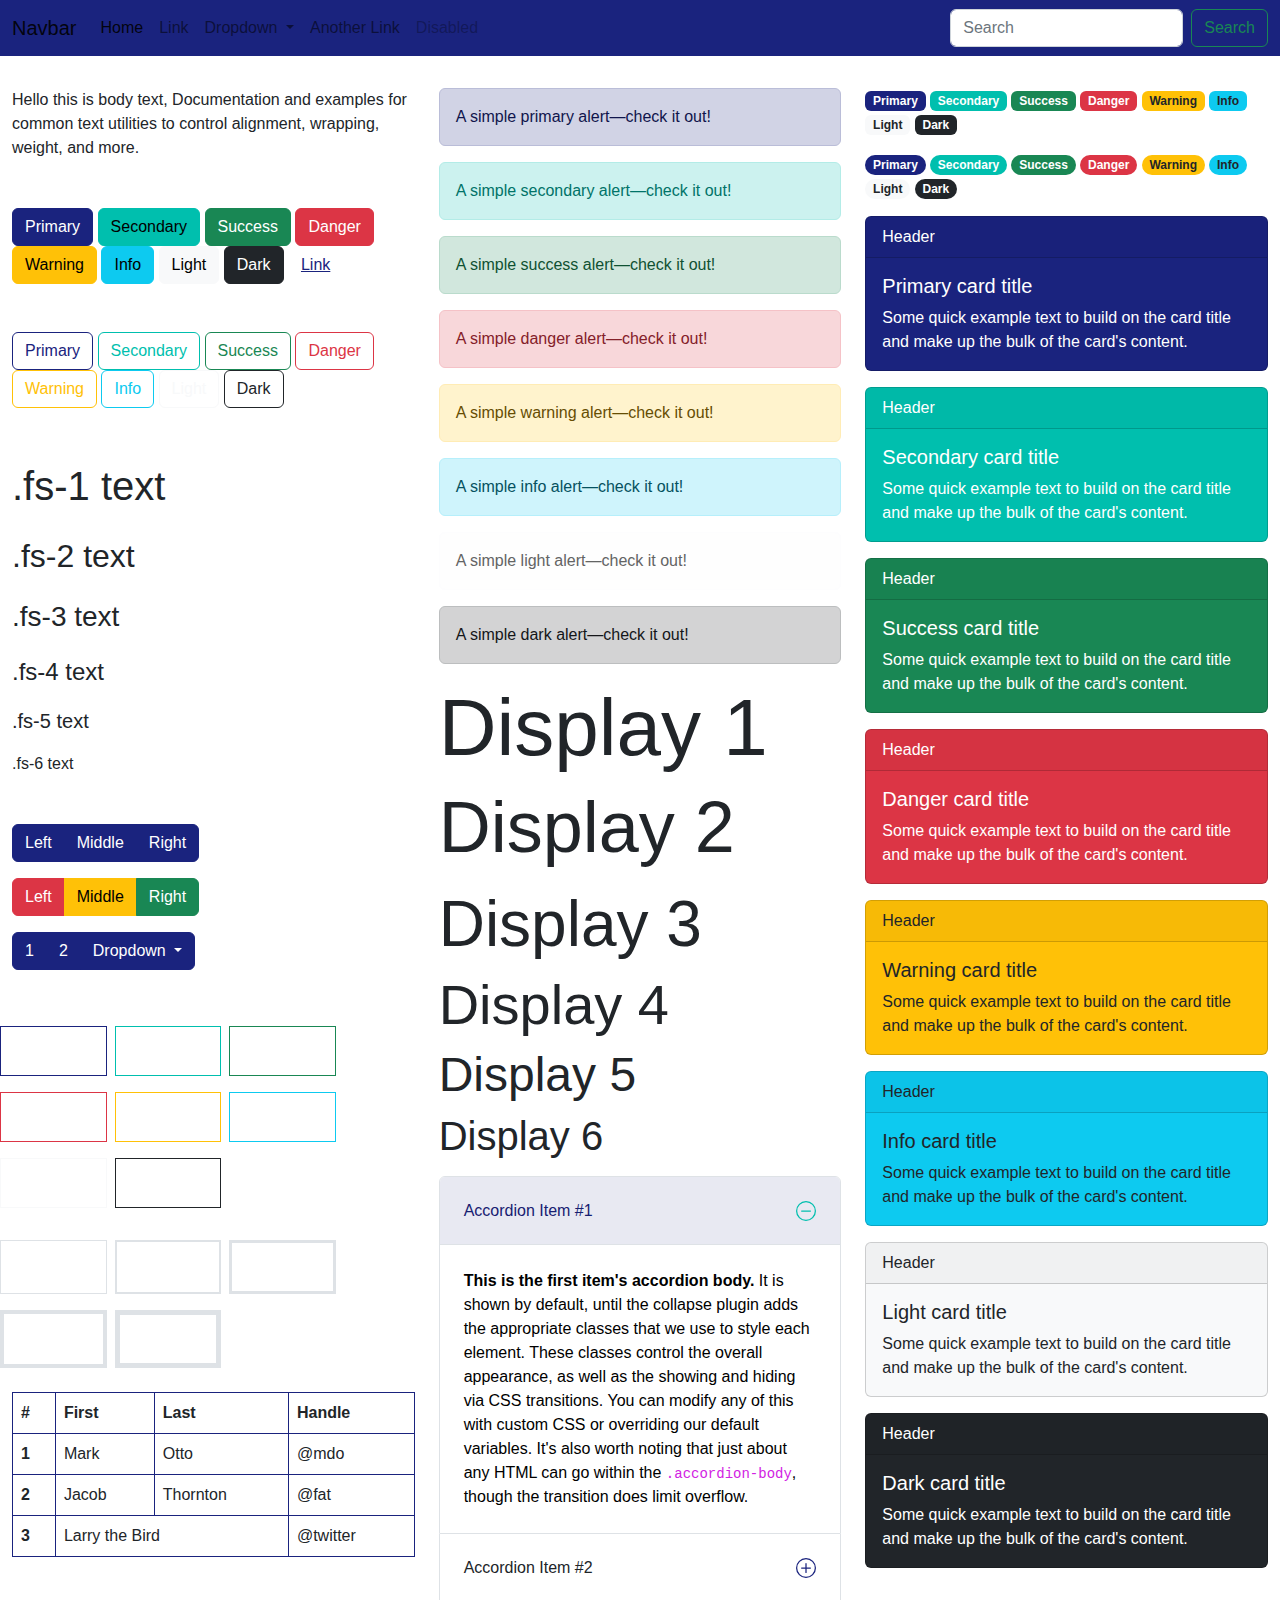
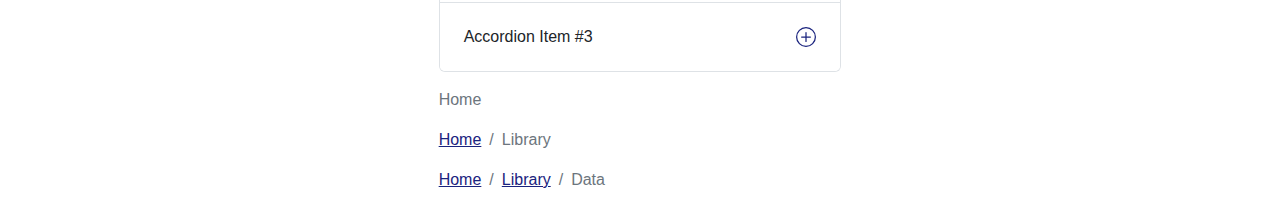
<file: theming-kit.html>
<!DOCTYPE html>
<html lang="en">
<head>
    <meta charset="UTF-8">
    <meta name="viewport" content="width=device-width, initial-scale=1">
    <title>Bootstrap v5 Themekit</title>
    <link rel="stylesheet" href="assets/css/style.css">
  
</head>
<body>
    <nav class="navbar navbar-expand-lg navbar-light bg-primary">
        <div class="container-fluid">
          <a class="navbar-brand" href="#">Navbar</a>
          <button class="navbar-toggler" type="button" data-bs-toggle="collapse" data-bs-target="#navbarSupportedContent" aria-controls="navbarSupportedContent" aria-expanded="false" aria-label="Toggle navigation">
            <span class="navbar-toggler-icon"></span>
          </button>
          <div class="collapse navbar-collapse" id="navbarSupportedContent">
            <ul class="navbar-nav me-auto mb-2 mb-lg-0">
              <li class="nav-item">
                <a class="nav-link active" aria-current="page" href="#">Home</a>
              </li>
              <li class="nav-item">
                <a class="nav-link" href="#">Link</a>
              </li>
              <li class="nav-item dropdown">
                <a class="nav-link dropdown-toggle" href="#" id="navbarDropdown" role="button" data-bs-toggle="dropdown" aria-expanded="false">
                  Dropdown
                </a>
                <ul class="dropdown-menu" aria-labelledby="navbarDropdown">
                  <li><a class="dropdown-item" href="#">Action</a></li>
                  <li><a class="dropdown-item" href="#">Another action</a></li>
                  <li><hr class="dropdown-divider"></li>
                  <li><a class="dropdown-item" href="#">Something else here</a></li>
                </ul>
              </li>
              <li class="nav-item">
                <a class="nav-link" href="#" tabindex="-1" aria-disabled="true">Another Link</a>
              </li>  
              <li class="nav-item">
                <a class="nav-link disabled" href="#" tabindex="-1" aria-disabled="true">Disabled</a>
              </li>
            </ul>
            <form class="d-flex">
              <input class="form-control me-2" type="search" placeholder="Search" aria-label="Search">
              <button class="btn btn-outline-success" type="submit">Search</button>
            </form>
          </div>
        </div>
      </nav>
    <div class="container-xxl">
        <div class="row mt-3">
            <div class="col-lg-4 col-md-6">
               <div class="mt-3 mb-3">
                <p>Hello this is body text, Documentation and examples for common text utilities to control 
                    alignment, wrapping, weight, and more.</p>
               </div>

                <div class="mt-5 mb-5">
                    <button type="button" class="btn btn-primary">Primary</button>
                    <button type="button" class="btn btn-secondary">Secondary</button>
                    <button type="button" class="btn btn-success">Success</button>
                    <button type="button" class="btn btn-danger">Danger</button>
                    <button type="button" class="btn btn-warning">Warning</button>
                    <button type="button" class="btn btn-info">Info</button>
                    <button type="button" class="btn btn-light">Light</button>
                    <button type="button" class="btn btn-dark">Dark</button>
                    <button type="button" class="btn btn-link">Link</button>
                </div>
                <div class="mt-5 mb-5">
                    <button type="button" class="btn btn-outline-primary">Primary</button>
                    <button type="button" class="btn btn-outline-secondary">Secondary</button>
                    <button type="button" class="btn btn-outline-success">Success</button>
                    <button type="button" class="btn btn-outline-danger">Danger</button>
                    <button type="button" class="btn btn-outline-warning">Warning</button>
                    <button type="button" class="btn btn-outline-info">Info</button>
                    <button type="button" class="btn btn-outline-light">Light</button>
                    <button type="button" class="btn btn-outline-dark">Dark</button>
                </div>
                <div class="mt-3 mb-3">
                  <p class="fs-1">.fs-1 text</p>
                  <p class="fs-2">.fs-2 text</p>
                  <p class="fs-3">.fs-3 text</p>
                  <p class="fs-4">.fs-4 text</p>
                  <p class="fs-5">.fs-5 text</p>
                  <p class="fs-6">.fs-6 text</p>
                </div>
                <div class="mt-5 mb-3">
                    <div class="btn-group" role="group" aria-label="Basic example">
                        <button type="button" class="btn btn-primary">Left</button>
                        <button type="button" class="btn btn-primary">Middle</button>
                        <button type="button" class="btn btn-primary">Right</button>
                      </div>
                </div>
                <div class="mt-3 mb-3">
                    <div class="btn-group" role="group" aria-label="Basic mixed styles example">
                        <button type="button" class="btn btn-danger">Left</button>
                        <button type="button" class="btn btn-warning">Middle</button>
                        <button type="button" class="btn btn-success">Right</button>
                      </div>
                </div>
                <div class="mt-3 mb-3">
                  <div class="btn-group" role="group" aria-label="Button group with nested dropdown">
                    <button type="button" class="btn btn-primary">1</button>
                    <button type="button" class="btn btn-primary">2</button>
                  
                    <div class="btn-group" role="group">
                      <button id="btnGroupDrop1" type="button" class="btn btn-primary dropdown-toggle" data-bs-toggle="dropdown" aria-expanded="false">
                        Dropdown
                      </button>
                      <ul class="dropdown-menu" aria-labelledby="btnGroupDrop1">
                        <li><a class="dropdown-item" href="#">Dropdown link</a></li>
                        <li><a class="dropdown-item" href="#">Dropdown link</a></li>
                      </ul>
                    </div>
                  </div>
                  <div class="row mt-5 mb-3">
                    <div class="col-3 p-4 border border-primary me-2 my-2"></div>
                    <div class="col-3 p-4 border border-secondary me-2 my-2"></div>
                    <div class="col-3 p-4 border border-success me-2 my-2"></div>
                    <div class="col-3 p-4 border border-danger me-2 my-2"></div>
                    <div class="col-3 p-4 border border-warning me-2 my-2"></div>
                    <div class="col-3 p-4 border border-info me-2 my-2"></div>
                    <div class="col-3 p-4 border border-light me-2 my-2"></div>
                    <div class="col-3 p-4 border border-dark me-2 my-2"></div>
                    <div class="col-3 p-4 border border-white me-2 my-2"></div>
                  </div>
                  <div class="row mt-3 mb-3 d-flex d-block">
                    <div class="col-3 p-4 border border-1 me-2 my-2"></div>
                    <div class="col-3 p-4 border border-2 me-2 my-2"></div>
                    <div class="col-3 p-4 border border-3 me-2 my-2"></div>
                    <div class="col-3 p-4 border border-4 me-2 my-2"></div>
                    <div class="col-3 p-4 border border-5 me-2 my-2"></div>
                  </div>
                 
                  <div class="mt-3 mb-3">
                    <table class="table table-bordered border-primary">
                      <thead>
                        <tr>
                          <th scope="col">#</th>
                          <th scope="col">First</th>
                          <th scope="col">Last</th>
                          <th scope="col">Handle</th>
                        </tr>
                      </thead>
                      <tbody>
                        <tr>
                          <th scope="row">1</th>
                          <td>Mark</td>
                          <td>Otto</td>
                          <td>@mdo</td>
                        </tr>
                        <tr>
                          <th scope="row">2</th>
                          <td>Jacob</td>
                          <td>Thornton</td>
                          <td>@fat</td>
                        </tr>
                        <tr>
                          <th scope="row">3</th>
                          <td colspan="2">Larry the Bird</td>
                          <td>@twitter</td>
                        </tr>
                      </tbody>
                    </table>
                  </div>
                </div>
              </div>
       
        <div class="col-lg-4 col-md-6">
            <div class="mt-3 mb-3">
                <div class="alert alert-primary" role="alert">
                    A simple primary alert—check it out!
                  </div>
                  <div class="alert alert-secondary" role="alert">
                    A simple secondary alert—check it out!
                  </div>
                  <div class="alert alert-success" role="alert">
                    A simple success alert—check it out!
                  </div>
                  <div class="alert alert-danger" role="alert">
                    A simple danger alert—check it out!
                  </div>
                  <div class="alert alert-warning" role="alert">
                    A simple warning alert—check it out!
                  </div>
                  <div class="alert alert-info" role="alert">
                    A simple info alert—check it out!
                  </div>
                  <div class="alert alert-light" role="alert">
                    A simple light alert—check it out!
                  </div>
                  <div class="alert alert-dark" role="alert">
                    A simple dark alert—check it out!
                  </div>
            </div>
            <div class="mt-3 mb-3">
                <h1 class="display-1">Display 1</h1>
                <h1 class="display-2">Display 2</h1>
                <h1 class="display-3">Display 3</h1>
                <h1 class="display-4">Display 4</h1>
                <h1 class="display-5">Display 5</h1>
                <h1 class="display-6">Display 6</h1>
            </div>
            <div class="mt-3 mb-3">
              <div class="accordion" id="accordionPanelsStayOpenExample">
                <div class="accordion-item">
                  <h2 class="accordion-header" id="panelsStayOpen-headingOne">
                    <button class="accordion-button" type="button" data-bs-toggle="collapse" data-bs-target="#panelsStayOpen-collapseOne" aria-expanded="true" aria-controls="panelsStayOpen-collapseOne">
                      Accordion Item #1
                    </button>
                  </h2>
                  <div id="panelsStayOpen-collapseOne" class="accordion-collapse collapse show" aria-labelledby="panelsStayOpen-headingOne">
                    <div class="accordion-body">
                      <strong>This is the first item's accordion body.</strong> It is shown by default, until the collapse plugin adds the appropriate classes that we use to style each element. These classes control the overall appearance, as well as the showing and hiding via CSS transitions. You can modify any of this with custom CSS or overriding our default variables. It's also worth noting that just about any HTML can go within the <code>.accordion-body</code>, though the transition does limit overflow.
                    </div>
                  </div>
                </div>
                <div class="accordion-item">
                  <h2 class="accordion-header" id="panelsStayOpen-headingTwo">
                    <button class="accordion-button collapsed" type="button" data-bs-toggle="collapse" data-bs-target="#panelsStayOpen-collapseTwo" aria-expanded="false" aria-controls="panelsStayOpen-collapseTwo">
                      Accordion Item #2
                    </button>
                  </h2>
                  <div id="panelsStayOpen-collapseTwo" class="accordion-collapse collapse" aria-labelledby="panelsStayOpen-headingTwo">
                    <div class="accordion-body">
                      <strong>This is the second item's accordion body.</strong> It is hidden by default, until the collapse plugin adds the appropriate classes that we use to style each element. These classes control the overall appearance, as well as the showing and hiding via CSS transitions. You can modify any of this with custom CSS or overriding our default variables. It's also worth noting that just about any HTML can go within the <code>.accordion-body</code>, though the transition does limit overflow.
                    </div>
                  </div>
                </div>
                <div class="accordion-item">
                  <h2 class="accordion-header" id="panelsStayOpen-headingThree">
                    <button class="accordion-button collapsed" type="button" data-bs-toggle="collapse" data-bs-target="#panelsStayOpen-collapseThree" aria-expanded="false" aria-controls="panelsStayOpen-collapseThree">
                      Accordion Item #3
                    </button>
                  </h2>
                  <div id="panelsStayOpen-collapseThree" class="accordion-collapse collapse" aria-labelledby="panelsStayOpen-headingThree">
                    <div class="accordion-body">
                      <strong>This is the third item's accordion body.</strong> It is hidden by default, until the collapse plugin adds the appropriate classes that we use to style each element. These classes control the overall appearance, as well as the showing and hiding via CSS transitions. You can modify any of this with custom CSS or overriding our default variables. It's also worth noting that just about any HTML can go within the <code>.accordion-body</code>, though the transition does limit overflow.
                    </div>
                  </div>
                </div>
              </div>
          </div>
          <div class="mt-3 mb-3">
            <nav aria-label="breadcrumb">
              <ol class="breadcrumb">
                <li class="breadcrumb-item active" aria-current="page">Home</li>
              </ol>
            </nav>
            
            <nav aria-label="breadcrumb">
              <ol class="breadcrumb">
                <li class="breadcrumb-item"><a href="#">Home</a></li>
                <li class="breadcrumb-item active" aria-current="page">Library</li>
              </ol>
            </nav>
            
            <nav aria-label="breadcrumb">
              <ol class="breadcrumb">
                <li class="breadcrumb-item"><a href="#">Home</a></li>
                <li class="breadcrumb-item"><a href="#">Library</a></li>
                <li class="breadcrumb-item active" aria-current="page">Data</li>
              </ol>
            </nav>
          </div>
        </div>
        
        <div class="col-lg-4 col-md-6">
            <div class="mt-3 mb-3">
                <span class="badge bg-primary">Primary</span>
                <span class="badge bg-secondary">Secondary</span>
                <span class="badge bg-success">Success</span>
                <span class="badge bg-danger">Danger</span>
                <span class="badge bg-warning text-dark">Warning</span>
                <span class="badge bg-info text-dark">Info</span>
                <span class="badge bg-light text-dark">Light</span>
                <span class="badge bg-dark">Dark</span>
            </div>
            <div class="mt-3 mb-3">
              <span class="badge rounded-pill bg-primary">Primary</span>
              <span class="badge rounded-pill bg-secondary">Secondary</span>
              <span class="badge rounded-pill bg-success">Success</span>
              <span class="badge rounded-pill bg-danger">Danger</span>
              <span class="badge rounded-pill bg-warning text-dark">Warning</span>
              <span class="badge rounded-pill bg-info text-dark">Info</span>
              <span class="badge rounded-pill bg-light text-dark">Light</span>
              <span class="badge rounded-pill bg-dark">Dark</span>
            </div>
            
            <div class="mt-3 mb-3">
                <div class="card text-white bg-primary mb-3">
                    <div class="card-header">Header</div>
                    <div class="card-body">
                      <h5 class="card-title">Primary card title</h5>
                      <p class="card-text">Some quick example text to build on the card title and make up the bulk of the card's content.</p>
                    </div>
                  </div>
                  <div class="card text-white bg-secondary mb-3">
                    <div class="card-header">Header</div>
                    <div class="card-body">
                      <h5 class="card-title">Secondary card title</h5>
                      <p class="card-text">Some quick example text to build on the card title and make up the bulk of the card's content.</p>
                    </div>
                  </div>
                  <div class="card text-white bg-success mb-3">
                    <div class="card-header">Header</div>
                    <div class="card-body">
                      <h5 class="card-title">Success card title</h5>
                      <p class="card-text">Some quick example text to build on the card title and make up the bulk of the card's content.</p>
                    </div>
                  </div>
                  <div class="card text-white bg-danger mb-3">
                    <div class="card-header">Header</div>
                    <div class="card-body">
                      <h5 class="card-title">Danger card title</h5>
                      <p class="card-text">Some quick example text to build on the card title and make up the bulk of the card's content.</p>
                    </div>
                  </div>
                  <div class="card text-dark bg-warning mb-3">
                    <div class="card-header">Header</div>
                    <div class="card-body">
                      <h5 class="card-title">Warning card title</h5>
                      <p class="card-text">Some quick example text to build on the card title and make up the bulk of the card's content.</p>
                    </div>
                  </div>
                  <div class="card text-dark bg-info mb-3">
                    <div class="card-header">Header</div>
                    <div class="card-body">
                      <h5 class="card-title">Info card title</h5>
                      <p class="card-text">Some quick example text to build on the card title and make up the bulk of the card's content.</p>
                    </div>
                  </div>
                  <div class="card text-dark bg-light mb-3">
                    <div class="card-header">Header</div>
                    <div class="card-body">
                      <h5 class="card-title">Light card title</h5>
                      <p class="card-text">Some quick example text to build on the card title and make up the bulk of the card's content.</p>
                    </div>
                  </div>
                  <div class="card text-white bg-dark mb-3">
                    <div class="card-header">Header</div>
                    <div class="card-body">
                      <h5 class="card-title">Dark card title</h5>
                      <p class="card-text">Some quick example text to build on the card title and make up the bulk of the card's content.</p>
                    </div>
                  </div>
            </div>
        </div>
    </div>
    </div>

    <script src="https://cdn.jsdelivr.net/npm/@popperjs/core@2.9.3/dist/umd/popper.min.js" integrity="sha384-W8fXfP3gkOKtndU4JGtKDvXbO53Wy8SZCQHczT5FMiiqmQfUpWbYdTil/SxwZgAN" crossorigin="anonymous"></script>
<script src="https://cdn.jsdelivr.net/npm/bootstrap@5.1.1/dist/js/bootstrap.min.js" integrity="sha384-skAcpIdS7UcVUC05LJ9Dxay8AXcDYfBJqt1CJ85S/CFujBsIzCIv+l9liuYLaMQ/" crossorigin="anonymous"></script>
    <!-- <script src="assets/js/popper.min.js"></script> -->
</body>
</html>
</file>
